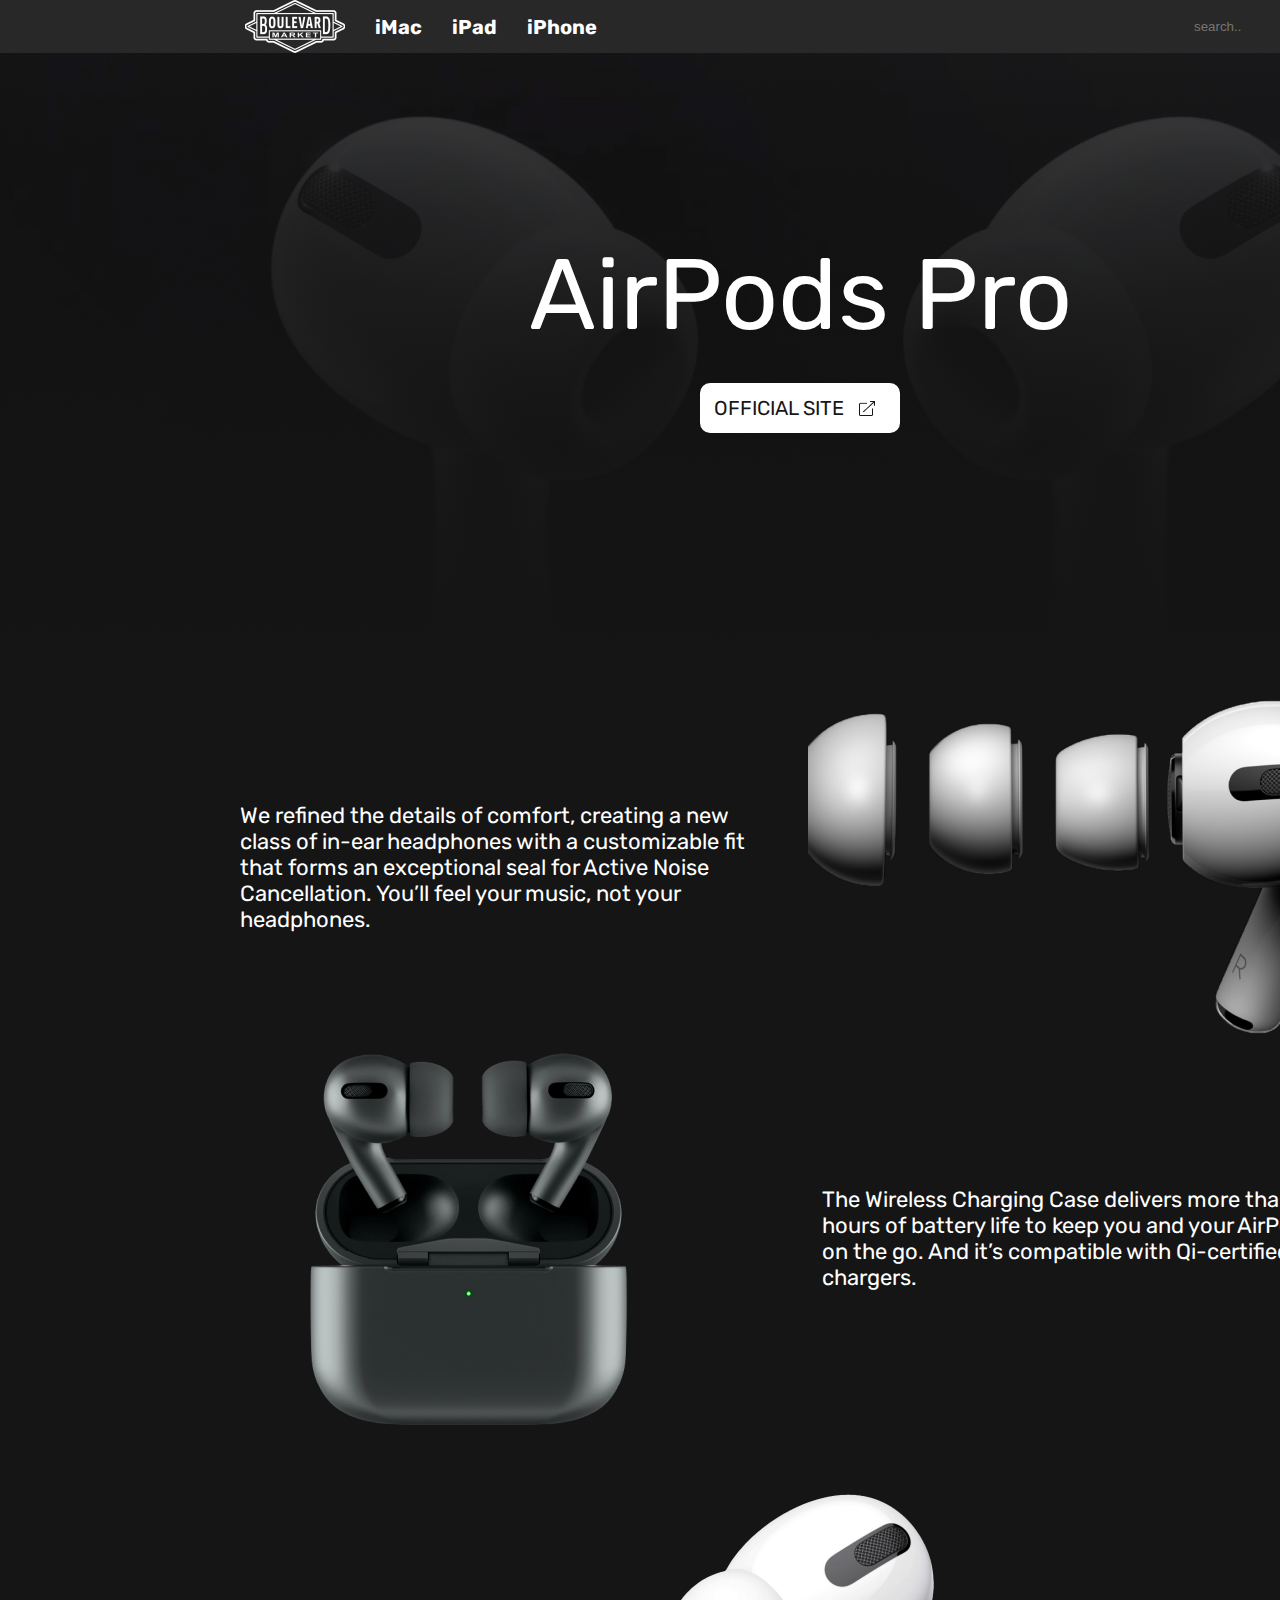
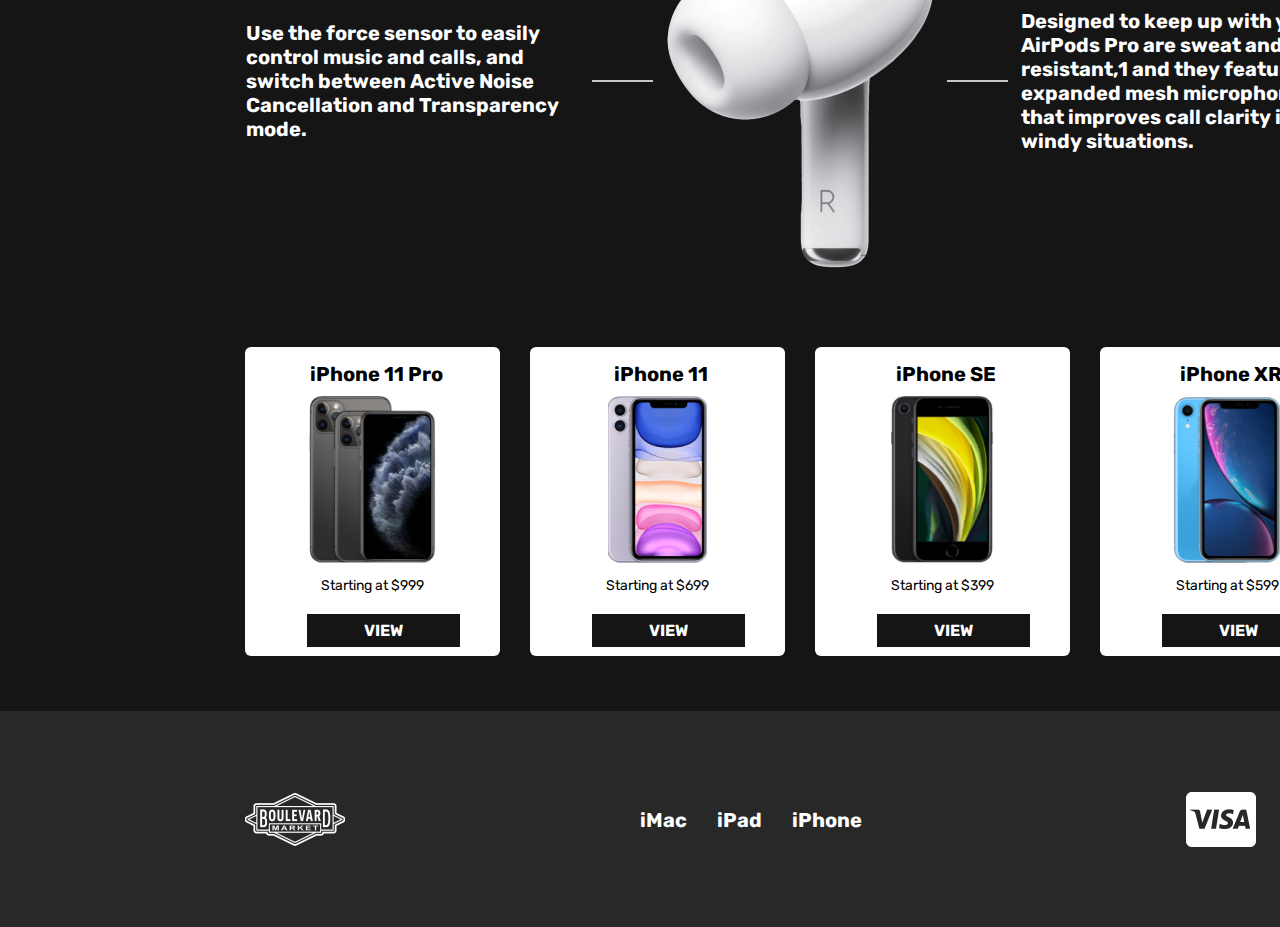
<file: index.html>
<!DOCTYPE html>
<html lang="en">
<head>
    <meta charset="UTF-8">
    <meta name="viewport" content="width=device-width, initial-scale=1.0">
    <title>Homework</title>
    <link rel="stylesheet" href="css/fonts.css">
    <link rel="stylesheet" href="fonts/all.min.css">
    <link rel="stylesheet" href="css/style.css">
</head>
<body>
    <div class="container">
        <header>
    <nav class="nav-top">
      <div class="space-open">

        <ul class="left_side_nav">
          <li>
            <a class="name_smart_item" href="#">iMac</a>
          </li>
          <li>
            <a class="name_smart_item" href="#">iPad</a>
          </li>
          <li>
            <a class="name_smart_item" href="#">iPhone</a>
          </li>
        </ul>
        <div class="two-icons">

            <div class="search-box">
                <input class="search-place" type="text" name="search-box" placeholder="search..">
            <a class="search-icon" href="#"><img src="img/SEARCH.png" alt="search_icon_image" width="20" height="20"></a>
        </div>
        <a class="shop-icon" href="#"><img src="img/SHOP.png" alt="shop_icon" width="17" height="20"></a>
        </div>

      </div>
    </nav>
    <div class="logo-name-center">
        <h1 class="head_name">AirPods Pro</h1>
        <a class="center-site-link" href="other_side.html"><p>OFFICIAL SITE</p>
        </a>
    </div>
</header>
<main>
  <section class="first-part">
    <ul class="center_informs">
      <li class="center_inform_item"><p>We refined the details of comfort, creating a new class of in-ear headphones with a customizable fit that forms an exceptional seal for Active Noise Cancellation. You’ll feel your music, not your headphones.</p>
        <img src="img/static_comfort__hpa4w2unnt26_large 1mv22.png" alt="airpod_image" width="552" height="335">
      </li>
      <li class="center_inform_item"><p>The Wireless Charging Case delivers more than 24 hours of battery life to keep you and your AirPods Pro on the go. And it’s compatible with Qi-certified chargers.</p>
        <img src="img/63266c_0ce5a922e1594585a0b924a89074b555_mv2 1.png" alt="airpod_image" width="457" height="408">
      </li>
    </ul>
    <div class="under_center_informs">
      <p class="left-under-box">
        Use the force sensor to easily control music and calls, and switch between Active Noise Cancellation and Transparency mode.
      </p>
      <hr class="line-left">
      <img src="img/airpods-pro-large2 1.png" alt="under_airpod" width="268" height="375">
      <hr class="line-right">
      <p class="right-under-box">
        Designed to keep up with you, AirPods Pro are sweat and water resistant,1 and they feature an expanded mesh microphone port that improves call clarity in windy situations.
      </p>
    </div>
  </section>
  <section class="second-part">
    <div class="with-four-items">
      <div class="box-advert">
        <h2>iPhone 11 Pro</h2>
        <img src="img/iPhone11Pro.png" alt="iPhone11Pro" width="127" height="167">
        <p>Starting at $999</p>
        <a class="bottom-phone-image" href="other_side.html">VIEW</a>
      </div>
      <div class="box-advert">
        <h2>iPhone 11</h2>
        <img src="img/iPhone11.png" alt="iPhone11Pro" width="99" height="167">
        <p>Starting at $699</p>
        <a class="bottom-phone-image" href="other_side.html">VIEW</a>
      </div>
      <div class="box-advert">
        <h2>iPhone SE</h2>
        <img src="img/iPhoveSE.png" alt="iPhone11Pro" width="103" height="167">
        <p>Starting at $399</p>
        <a class="bottom-phone-image" href="other_side.html">VIEW</a>
      </div>
      <div class="box-advert">
        <h2>iPhone XR</h2>
        <img src="img/iPhoneXR.png" alt="iPhone11Pro" width="109" height="167">
        <p>Starting at $599</p>
        <a class="bottom-phone-image" href="other_side.html">VIEW</a>
      </div>
    </div>
  </section>
</main>
<footer class="footer_box">

  <div class="last-bottom-box">
  <img src="img/logo.png" alt="logo-on-footer" width="100" height="53">

  <ul class="last_side_footer">
    <li>
      <a class="name_smart_item" href="#">iMac</a>
    </li>
    <li>
      <a class="name_smart_item" href="#">iPad</a>
    </li>
    <li>
      <a class="name_smart_item" href="#">iPhone</a>
    </li>
  </ul>
  <div class="two-image-box">
    <img src="img/Vector (3).png" alt="visa" width="70" height="55">
    <img src="img/Vector (6).png" alt="master_card" width="70" height="55">
  </div>
</div>

</footer>
</div>
</body>
</html>
</file>
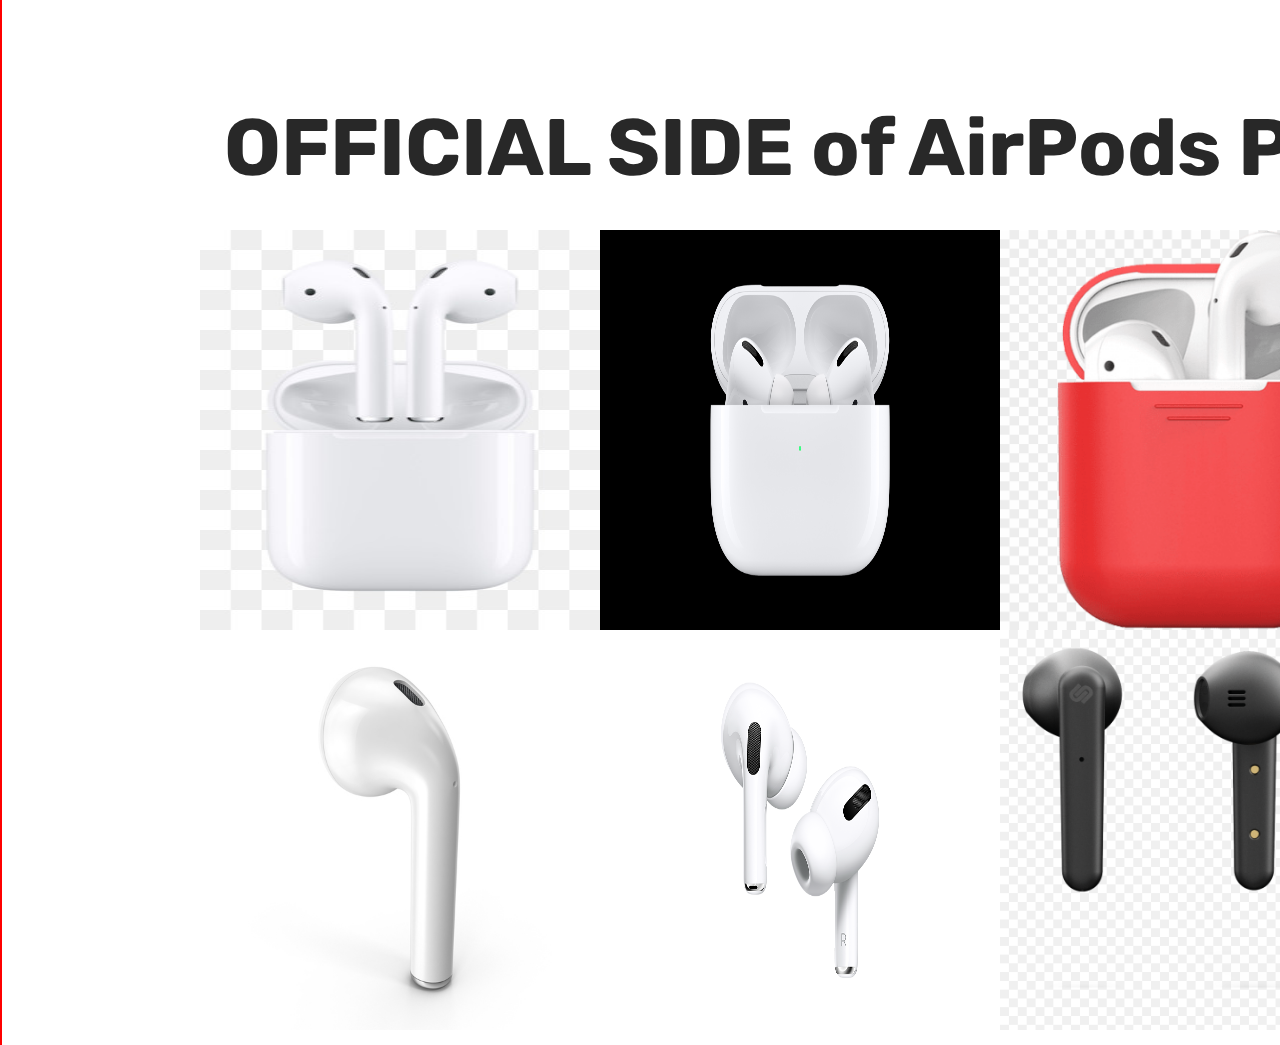
<file: other_side.html>
<!DOCTYPE html>
<html lang="en">
<head>
    <meta charset="UTF-8">
    <meta name="viewport" content="width=device-width, initial-scale=1.0">
    <title>OFFICIAL_SIDE</title>
    <link rel="stylesheet" href="css/style.css">
    <link rel="stylesheet" href="css/fonts.css">
    <link rel="stylesheet" href="fonts/all.min.css">
</head>
<body class="second">
    <div class="second_container">
        <h2 class="name-official">OFFICIAL SIDE of AirPods Pro</h2>

        <div class="types-airpods">
            <img src="img/kisspng-airpods-headphones-apple-wireless-iphone-airpods-5d0391639a5710.2445961815605149156322.jpg" alt="type-of" width="400" height="400">
            <img src="img/og__ch3csr9zmviq_specs.png" alt="type-of" width="400" height="400">
            <img src="img/silionovyy-chekhol-dlya-naushnikov-airpods-red-airpods-11553373235nwhtberbdk.png" alt="type-of" width="400" height="400">
            <img src="img/airpod-headphones-Je1P5VD-600.jpg" alt="type-of" width="400" height="400">
            <img src="img/airpods-pro_1.png" alt="type-of" width="400" height="400">
            <img src="img/44444.png" alt="type-of" width="400" height="400">
        </div>
    </div>

</body>
</html>
</file>
<file: css/fonts.css>
@font-face{
    font-family: 'Rubik';
    src: url(../fonts/Rubik-Bold.ttf);
    font-weight: bold;
}
@font-face{
    font-family: 'Rubik';
    src: url(../fonts/Rubik-Light.ttf);
    font-weight: 300;
}
@font-face{
    font-family: 'Rubik';
    src: url(../fonts/Rubik-Regular.ttf);
}
</file>
<file: css/style.css>
*{
    margin: 0;
    padding: 0;
    box-sizing: border-box;
}
body{
    font-family: 'Rubik';
}
.container{
    background: rgba(21, 21, 21, 1);
    width: 1600px;
    margin: 0 auto;
}
.nav-top{
    width: 1600px;
    display: flex;
    background-color: rgba(40, 40, 40, 1);
}
ul, li{
    list-style-type: none;
}
.with-two-things{
    background: linear-gradient(180deg, rgba(0, 0, 0, 0) 0%, #151515 100%)
}
.left_side_nav{
    display: flex;
    align-items: center;
}
.left_side_nav::before{
    content: "";
    display: flex;
    background-image: url(../img/logo.png);
    background-repeat: no-repeat;
    background-size: cover;
    width: 100px;
    height: 53px;
    margin-right: 30px;
}
.left_side_nav li{
    margin-right: 30px;
}
.name_smart_item{
    text-decoration: none;
    color: rgba(255, 255, 255, 1);
    font-weight: 700;
    font-size: 20px;
    display: block;
}
.two-icons{
    display: flex;
    align-items: center;
}
.search-box{
    display: flex;
    align-items: center;
    margin-right: 25px;
}
.search-place{
    width: 100px;
    border: 2px solid rgba(40, 40, 40, 1);
    padding: 4px;
    background-color: rgba(40, 40, 40, 1);
    color: rgba(40, 40, 40, 1);
    border-radius: 4px;
    margin-right: 5px;
}
.search-icon:active .search-place{
    width: 120px;
    border-color: red;
}
.search-icon{
    text-decoration: none;
}
.shop-icon{
    text-decoration: none;
}
.space-open{
    margin-right: auto;
    margin-left: auto;
    width: 1110px;
    display: flex;
    justify-content: space-between;
}
header{
    width: 1600px;
    background: linear-gradient(180deg, rgba(0, 0, 0, 0) 0%, #151515 100%), url(../img/Header.png);
    text-align: center;
    height: 700px;
    background-size: cover;
    background-repeat: no-repeat;
    align-items: center;
    justify-content: center;
}
.logo-name-center{
    margin-top: 204px;
    text-align: center;
    flex-direction: column;
}
.head_name{
    font-size: 100px;
    line-height: 75px;
    font-weight: 400;
    color: rgba(255, 255, 255, 1);
}
.center-site-link{
    width: 200px;
    justify-content: space-between;
    background-color: rgba(255, 255, 255, 1);
    text-decoration: none;
    display: flex;
    border-radius: 10px;
    margin-right: auto;
    margin-left: auto;
    margin-top: 51px;
}
.center-site-link:hover{
    opacity: 0.8;
}
.center-site-link:active{
    opacity: 0.5;
}
.center-site-link p{
    display: flex;
    justify-content: space-between;
    padding: 13px 14px 13px 14px;
    width: 200px;
    align-items: center;
    font-size: 20px;
    font-weight: 500;
    line-height: 24px;
    color: rgba(23, 23, 24, 1);
}
.center-site-link p::after{
    content: "";
    display: flex;
    background-repeat: no-repeat;
    background-size: auto;
    background-image: url(../img/Vector.png);
    height: 15px;
    width: 16px;
    padding-right: 11px;
}
.second_container{
    margin: 0 auto;
    width: 1600px;
    padding: 15px;
    background-color: rgba(255, 255, 255, 1);
    border-left: 2px red solid;
    border-right: 2px red solid;
    text-align: center;
}
.name-official{
    margin: 0 auto;
    padding: 35px;
    margin-top: 50px;
    color: rgba(40, 40, 40, 1);
    font-weight: 800;
    font-size: 80px;
}
.second{
    background-color: white;
}
.types-airpods{
    width: 1200px;
    flex-wrap: wrap;
    display: flex;
    margin-right: auto;
    margin-left: auto;
    justify-content: space-between;
}
main, section{
    margin-left: auto;
    margin-right: auto;
}
.first-part{
    width: 1120px;
}
.center_inform_item{
    align-items: center;
    display: flex;
    justify-content: space-between;
}
.center_informs{
    margin-bottom: 50px;
}
.center_inform_item:nth-child(even){
    flex-direction: row-reverse;
    display: flex;
}
.center_inform_item p{
    font-weight: 500;
    color: rgba(255, 255, 255, 1);
    font-size: 22px;
    line-height: 26px;
    width: 538px;
}
.under_center_informs{
    margin-top: 50px;
    width: 1108px;
    margin: 0 auto;
    display: flex;
    align-items: center;
    justify-content: space-between;
}
.right-under-box{
    color: rgba(255, 255, 255, 1);
    font-weight: 700;
    font-size: 20px;
    line-height: 24px;
    width: 333px;
    display: flex;
    align-items: center;
    justify-content: space-between;
}
.left-under-box{
    width: 333px;
    justify-content: space-between;
    color: rgba(255, 255, 255, 1);
    font-weight: 700;
    font-size: 20px;
    line-height: 24px;
    display: flex;
    align-items: center;
}
.line-left{
    border: 1px solid;
    width: 61px;
    height: 1px;
    color: rgba(196, 196, 196, 1);
}
.line-right{
    border: 1px solid;
    width: 61px;
    height: 1px;
    color: #C4C4C4;
}
.second-part{
    margin-top: 79px;
    margin-left: auto;
    margin-right: auto;
}
.with-four-items{

    margin: 0 auto;
    display: flex;
    width: 1110px;
    align-items: center;
    justify-content: space-between;
}
.box-advert{
    width: 255px;
    padding: 15px 62px 15px 62px;
    background-color: rgba(255, 255, 255, 1);
    text-align: center;
    border-radius: 6px;
}
.box-advert h2{
    margin-bottom: 10px;
    margin-right: auto;
    margin-left: auto;
    color: rgba(0, 0, 0, 1);
    width: 138px;
    font-size: 20px;
    font-weight: 700;
    line-height: 24px;
}
.box-advert p{
    margin-top: 10px;
    color: rgba(0, 0, 0, 1);
    width: 130px;
    font-weight: 400;
    font-size: 14px;
    line-height: 17px;
    margin-bottom: 27px;
}
.bottom-phone-image{
    margin-top: 10px;
    text-decoration: none;
    color: rgba(255, 255, 255, 1);
    width: 47px;
    background-color: rgba(21, 21, 21, 1);
    padding: 7px 57px 7px 57px;
    font-size: 16px;
    line-height: 20px;
    font-weight: 700;
}
.bottom-phone-image:hover{
    opacity: 0.8;
}
.bottom-phone-image:active{
    opacity: 0.5;
}
.footer_box{
    padding-top: 81px;
    padding-bottom: 80px;
    background-color: rgba(40, 40, 40, 1);
    width: 1600px;
    text-align: center;
    margin-top: 55px;
}
.last-bottom-box{
    margin-right: auto;
    margin-left: auto;
    align-items: center;
    justify-content: space-between;
    width: 1110px;
    display: flex;
}
.last_side_footer{
    display: flex;
    align-items: center;
}
.last_side_footer li{
    margin-right: 30px;
}
.two-image-box{
    display: flex;
    width: 169px;
    justify-content: space-between;
    align-items: center;
}
</file>
